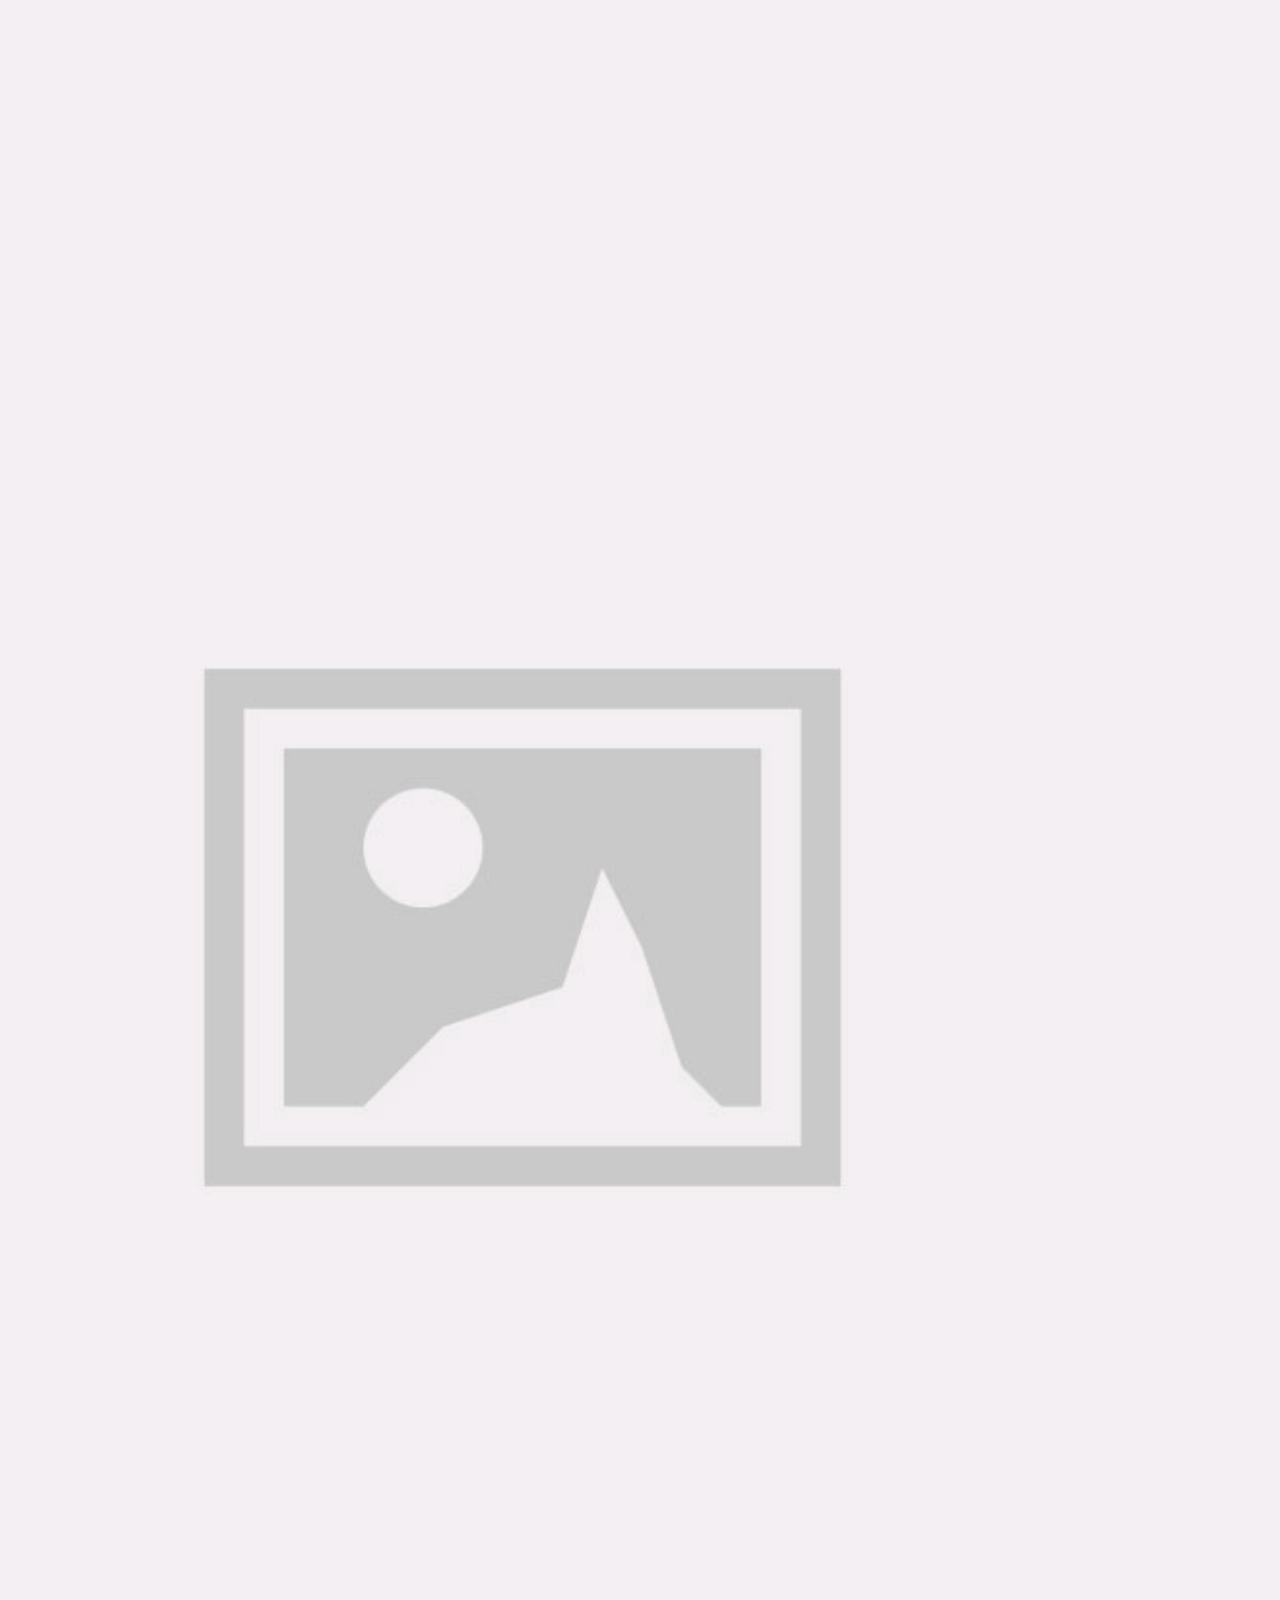
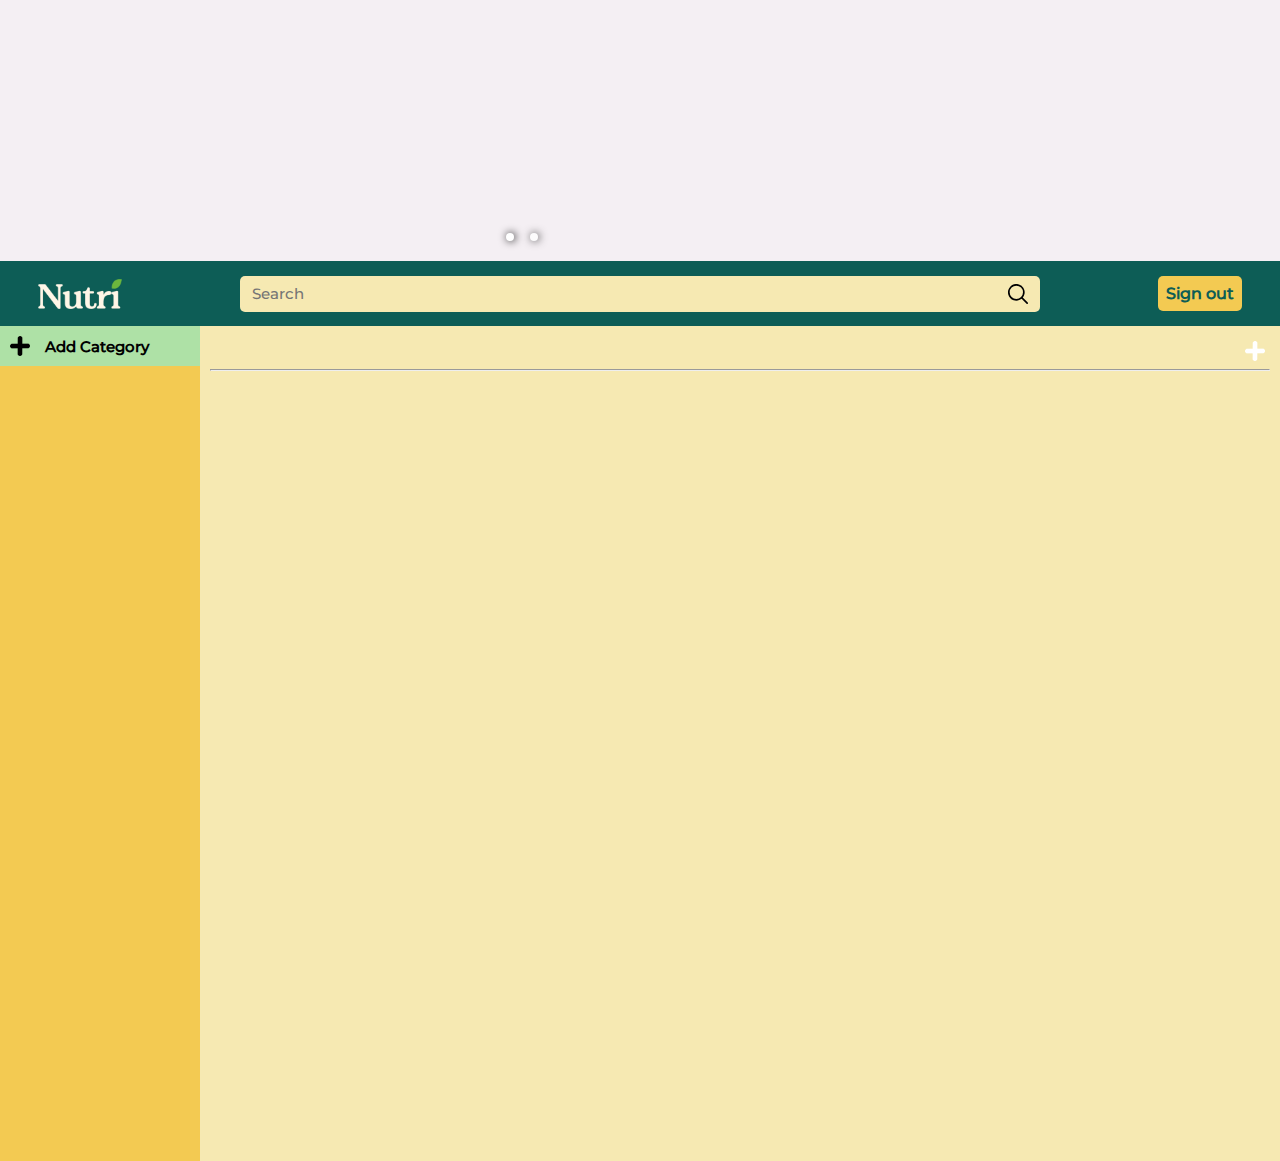
<file: admin/admin.html>
<!DOCTYPE html>
<html lang="en">
<head>
    <meta charset="UTF-8">
    <meta name="viewport" content="width=device-width, initial-scale=1.0">
    <link rel="stylesheet" href="../global/global.css">
    <link rel="stylesheet" href="admin.css">
    <title>Management</title>
</head>
<body>
    <template id="item-template">
        <div class="vcontainer gap15">
            <div class="item container w100 sbet">
                <div class="container col3 bold f1">
                    <p class="name elipsis"></p>
                    <p class="price elipsis"></p>
                    <p class="desc elipsis"></p>
                </div>
                <div class="container gap15">
                    <button class="res-button button bcol-tsp col3 pad5 mont bold ts15 hov-ul">Edit</button>
                    <button class="res-button button bcol-tsp col3 pad5 mont bold ts15 hov-ul">Delete</button>
                </div>
            </div>
            <hr>
        </div>
    </template>

    <section id="login-form" class="container center jcenter">
        <div class="form-wrapper container rad10 bcol3">

            <section class="carousel modal-sizing pos-rel">
                <div class="slider container pos-rel w100 h100">
                    <img src="../global/icons/image-placeholder.png" class="fit-img">
                    <img src="../global/icons/image-placeholder.png" class="fit-img">
                </div>
                <div class="slider-nav container pos-abs"></div>
            </section>

            <section class="container down">

                <div id="login" class="form vcontainer gap20">
                    <p class="fonseca-mid ts50 col2">Login</p>
                    <div class="form-input-wrapper vcontainer sbet w100">

                        <div class="form-input vcontainer">
                            <!-- inputs -->
                            <div class="inputs vcontainer gap25">
                                <input type="text" placeholder="Username" class="res-input bcol-tsp">
                                <div class="vcontainer gap5">
                                    <input type="password" placeholder="Password" class="res-input bcol-tsp">
                                    <p class="button col4 noir ts10 " onclick="toggleStates('reset')">Forgot Password?</p>
                                </div>
                            </div>
                            <!-- buttons -->
                            <div class="buttons vcontainer gap15">
                                <button class="res-button button bcol1 col3" onclick="toggleLogin(true)">Sign In</button>
                                <button class="res-button button bcol1 col3" onclick="toggleLogin(true)">Continue With Google</button>
                                <button class="res-button button bcol1 col3" onclick="toggleLogin(true)">Continue With Facebook</button>
                            </div>
                        </div>

                        <div class="container noir gap15 ts15">
                            <p class="col4">Don't Have An Account?</p>
                            <p class="button col1 hov-ul" onclick="toggleStates('regis')">Register</p>
                        </div>
                    </div>
                </div>

                <div id="regis" class="form vcontainer gap20 none">
                    <p class="fonseca-mid ts50 col2">Register</p>
                    <div class="form-input-wrapper vcontainer sbet w100">

                        <div class="form-input vcontainer">
                            <!-- inputs -->
                            <div class="inputs vcontainer gap25">
                                <input type="text" placeholder="Username" class="res-input bcol-tsp">
                                <input type="password" placeholder="Password" class="res-input bcol-tsp">
                                <input type="email" placeholder="Email" class="res-input bcol-tsp">
                            </div>
                            <!-- buttons -->
                            <div class="buttons vcontainer gap15">
                                <button class="res-button button bcol1 col3" onclick="toggleLogin(true)">Create New Account</button>
                            </div>
                        </div>

                        <div class="container noir gap15 ts15">
                            <p class="col4">Already Have An Account?</p>
                            <p class="button col1 hov-ul" onclick="toggleStates('login')">Login</p>
                        </div>
                    </div>
                </div>

                <div id="reset" class="form vcontainer gap25 none">
                    <p class="fonseca-mid ts50 col2 lineh50">Reset Password</p>
                    <div class="form-input-wrapper vcontainer sbet w100">

                        <div id="reset-form1" class="form-input vcontainer none">
                            <!-- inputs -->
                            <div class="inputs vcontainer gap25">
                                <input type="email" placeholder="Email" class="res-input bcol-tsp">
                            </div>
                            <!-- buttons -->
                            <div class="buttons vcontainer gap15">
                                <button class="res-button button bcol1 col3" onclick="toggleResStates('reset-form2')">Send OTP</button>
                            </div>
                        </div>

                        <div id="reset-form2" class="form-input vcontainer none">
                            <!-- inputs -->
                            <div class="inputs container gap25 pos-rel">
                                <input type="text" placeholder="OTP" class="res-input bcol-tsp">
                                <p class="nowrap noir button col2 pos-abs ts15" style="right: 0;">Resend OTP</p>
                            </div>
                            <!-- buttons -->
                            <div class="buttons vcontainer gap15">
                                <button class="res-button button bcol1 col3" onclick="toggleResStates('reset-form3')">Confirm OTP</button>
                            </div>
                        </div>

                        <div id="reset-form3" class="form-input vcontainer none">
                            <!-- inputs -->
                            <div class="inputs vcontainer gap25">
                                <input type="password" placeholder="New Password" class="res-input bcol-tsp">
                                <input type="password" placeholder="Re-Type Password" class="res-input bcol-tsp">
                            </div>
                            <!-- buttons -->
                            <div class="buttons vcontainer gap15">
                                <button class="res-button button bcol1 col3" onclick="toggleLogin(true)">Change Password</button>
                            </div>
                        </div>

                        <div class="container noir gap15 ts15">
                            <p class="col4">Go Back?</p>
                            <p class="button col1 hov-ul" onclick="toggleStates('login')">Login</p>
                        </div>
                    </div>
                </div>

            </section>
        </div>
    </section>

    <div id="add-item-modal" class="modal">
        <div class="modal-content">
            <span class="close">&times;</span>
            <h2>Add New Item</h2>
            <form id="add-item-form">
                <label for="category">Category:</label>
                <select id="category" name="category" required>
                    <option value="Appetizers">Entrees</option>
                    <option value="Soups">Soup & Salads</option>
                    <option value="Main Courses">Main</option>
                    <option value="Desserts">Desserts</option>
                    <option value="Beverages">Beverages</option>
                    <option value="Specials">Specials</option>
                </select>
                <br><br>
                <label for="name">Item Name:</label>
                <input type="text" id="name" name="name" required>
                <br><br>
                <label for="description">Description:</label>
                <input type="text" id="description" name="description" required>
                <br><br>
                <label for="price">Price:</label>
                <input type="number" id="price" name="price" step="0.01" required>
                <br><br>
                <button type="submit">Add Item</button>
            </form>
        </div>
    </div>

    <div class="true-wrapper vcontainer">

        <header class="container center sbet bcol3 w100">
            <img src="../global/icons/rubik.png" id="header-logo">
            <div id="search-bar" class="container center rad5 bcol2 f1">
                <input type="text" class="res-input bcol-tsp f1 mont ts15" placeholder="Search">
                <img src="../global/icons/search.svg">
            </div>
            <div id="header-button-wrapper" class="container gap15"></div>
        </header>

        <main class="container w100 f1">
            <div class="vcontainer bcol1">
                <button class="res-button button container bcol4 pad10 gap15 center" onclick="addCat()">
                    <img src="../global/icons/plus.png" class="img20">
                    <p class="mont bold ts15">Add Category</p>
                </button>
                <div id="nav-container" class="vcontainer bcol1">

                </div>
            </div>
            <div class="vcontainer bcol2 pad10 f1">
                <div class="b-wrapper container sbet down">
                    <p id="list-title" class="mont ts25"></p>
                    <div class="container gap15">
                        <button id="add-item-button" class="res-button bcol-tsp pad5"><img src="../global/icons/plus_white.png" alt=""></button>
                    </div>
                </div>
                <hr>
                <div id="list-container" class="vcontainer w100 gap15 pad10">
                </div>
            </div>
        </main>

    </div>
</body>
<script src="../global/global.js"></script>
<script src="admin.js"></script>
</html>
</file>
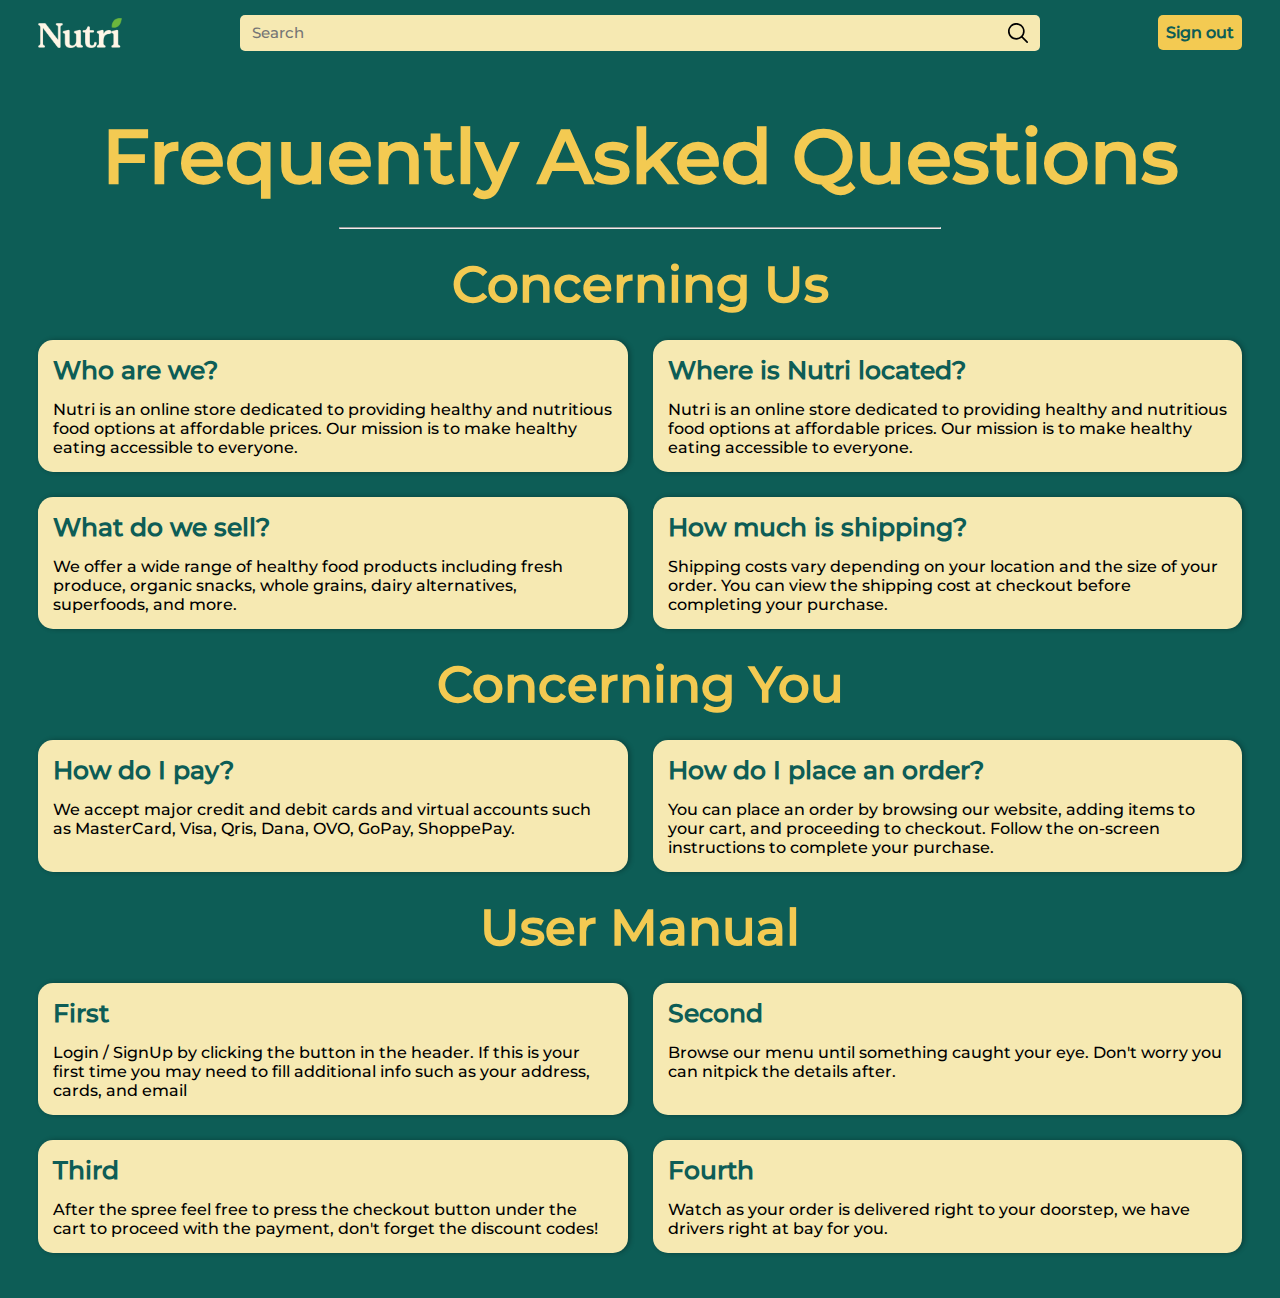
<file: faq/faq.html>
<!DOCTYPE html>
<html lang="en">
<head>
    <meta charset="UTF-8">
    <meta name="viewport" content="width=device-width, initial-scale=1.0">
    <title>FAQ</title>
    <link rel="stylesheet" href="../global/global.css">
    <link href="faq.css" rel="stylesheet"/>
    <link rel="icon" type="image/x-icon" href="../global/imgs/n.ico">
</head>
<body id="faq">
    <header class="container pos-stk center w100 sbet bcol3"></header>
    <main class="vcontainer w100 gap25 bcol3 center mont">
        <p class="bold ts75 col1">Frequently Asked Questions</p>
        <hr class="w50 col1">
        <p class="bold ts50 col1">Concerning Us</p>
        <div class="container gap25 w100">
            <div class="vcontainer gap15 bcol2 rad15 pad15 f1 ss">
                <p class="bold col3 ts25">Who are we?</p>
                <p>Nutri is an online store dedicated to providing healthy and nutritious food options at affordable prices. Our mission is to make healthy eating accessible to everyone.</p>
            </div>
            <div class="vcontainer gap15 bcol2 rad15 pad15 f1 ss">
                <p class="bold col3 ts25">Where is Nutri located?</p>
                <p>Nutri is an online store dedicated to providing healthy and nutritious food options at affordable prices. Our mission is to make healthy eating accessible to everyone.</p>
            </div>
        </div>
        <div class="container gap25 w100">
            <div class="vcontainer gap15 bcol2 rad15 pad15 f1 ss">
                <p class="bold col3 ts25">What do we sell?</p>
                <p>We offer a wide range of healthy food products including fresh produce, organic snacks, whole grains, dairy alternatives, superfoods, and more.</p>
            </div>
            <div class="vcontainer gap15 bcol2 rad15 pad15 f1 ss">
                <p class="bold col3 ts25">How much is shipping?</p>
                <p>Shipping costs vary depending on your location and the size of your order. You can view the shipping cost at checkout before completing your purchase.</p>
            </div>
        </div>
        <p class="bold ts50 col1">Concerning You</p>
        <div class="container gap25 w100">
            <div class="vcontainer gap15 bcol2 rad15 pad15 f1 ss">
                <p class="bold col3 ts25">How do I pay?</p>
                <p>We accept major credit and debit cards and virtual accounts such as MasterCard, Visa, Qris, Dana, OVO, GoPay, ShoppePay.</p>
            </div>
            <div class="vcontainer gap15 bcol2 rad15 pad15 f1 ss">
                <p class="bold col3 ts25">How do I place an order?</p>
                <p>You can place an order by browsing our website, adding items to your cart, and proceeding to checkout. Follow the on-screen instructions to complete your purchase.</p>
            </div>
        </div>
        <p class="bold ts50 col1">User Manual</p>
        <div class="container gap25 w100">
            <div class="vcontainer gap15 bcol2 rad15 pad15 f1 ss">
                <p class="bold col3 ts25">First</p>
                <p>Login / SignUp by clicking the button in the header. If this is your first time you may need to fill additional info such as your address, cards, and email</p>
            </div>
            <div class="vcontainer gap15 bcol2 rad15 pad15 f1 ss">
                <p class="bold col3 ts25">Second</p>
                <p>Browse our menu until something caught your eye. Don't worry you can nitpick the details after.</p>
            </div>
        </div>
        <div class="container gap25 w100">
            <div class="vcontainer gap15 bcol2 rad15 pad15 f1 ss">
                <p class="bold col3 ts25">Third</p>
                <p>After the spree feel free to press the checkout button under the cart to proceed with the payment, don't forget the discount codes!</p>
            </div>
            <div class="vcontainer gap15 bcol2 rad15 pad15 f1 ss">
                <p class="bold col3 ts25">Fourth</p>
                <p>Watch as your order is delivered right to your doorstep, we have drivers right at bay for you.</p>
            </div>
        </div>
    </main>
</body>
    <script src="../global/global.js"></script>
</html>
</file>
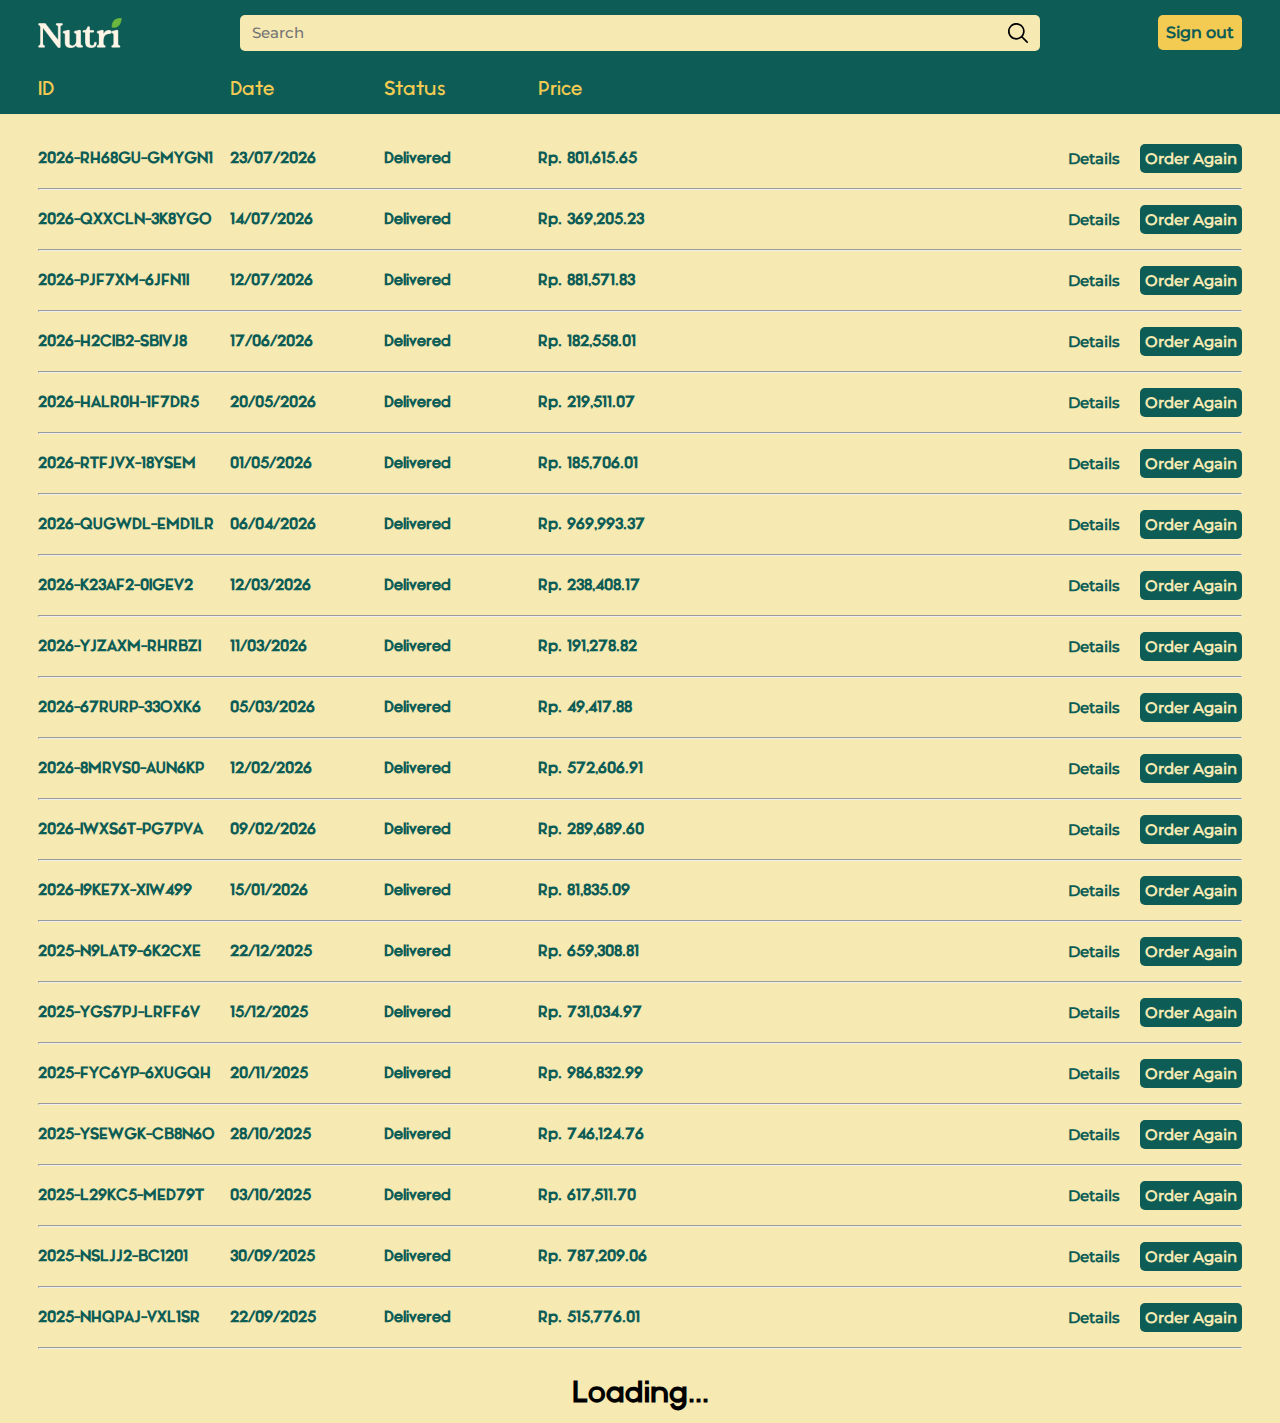
<file: history/history.html>
<!DOCTYPE html>
<html lang="en">
<head>
    <meta charset="UTF-8">
    <meta name="viewport" content="width=device-width, initial-scale=1.0">
    <link rel="stylesheet" href="../global/global.css">
    <link rel="stylesheet" href="history.css">
    <link rel="icon" type="image/x-icon" href="../global/imgs/n.ico">
    <title>History</title>
</head>
<body id="history" class="bcol2">
    <header class="container pos-stk center sbet bcol3"></header>
    <main class="vcontainer bcol2 w100">
        <div class="guide scroll-wrapper container w100 bcol3 ts20">
            <p class="a col1">ID</p>
            <p class="b col1">Date</p>
            <p class="c col1">Status</p>
            <p class="d col1">Price</p>
        </div>
        <div id="container" class="scroll-wrapper lim vcontainer f1"></div>
        <div id="loading" class="container ts30 noir bold center jcenter pad15">
            Loading...
        </div>
    </main>
</body>
<script src="../global/global.js"></script>
<script src="history.js"></script>
</html>
</file>
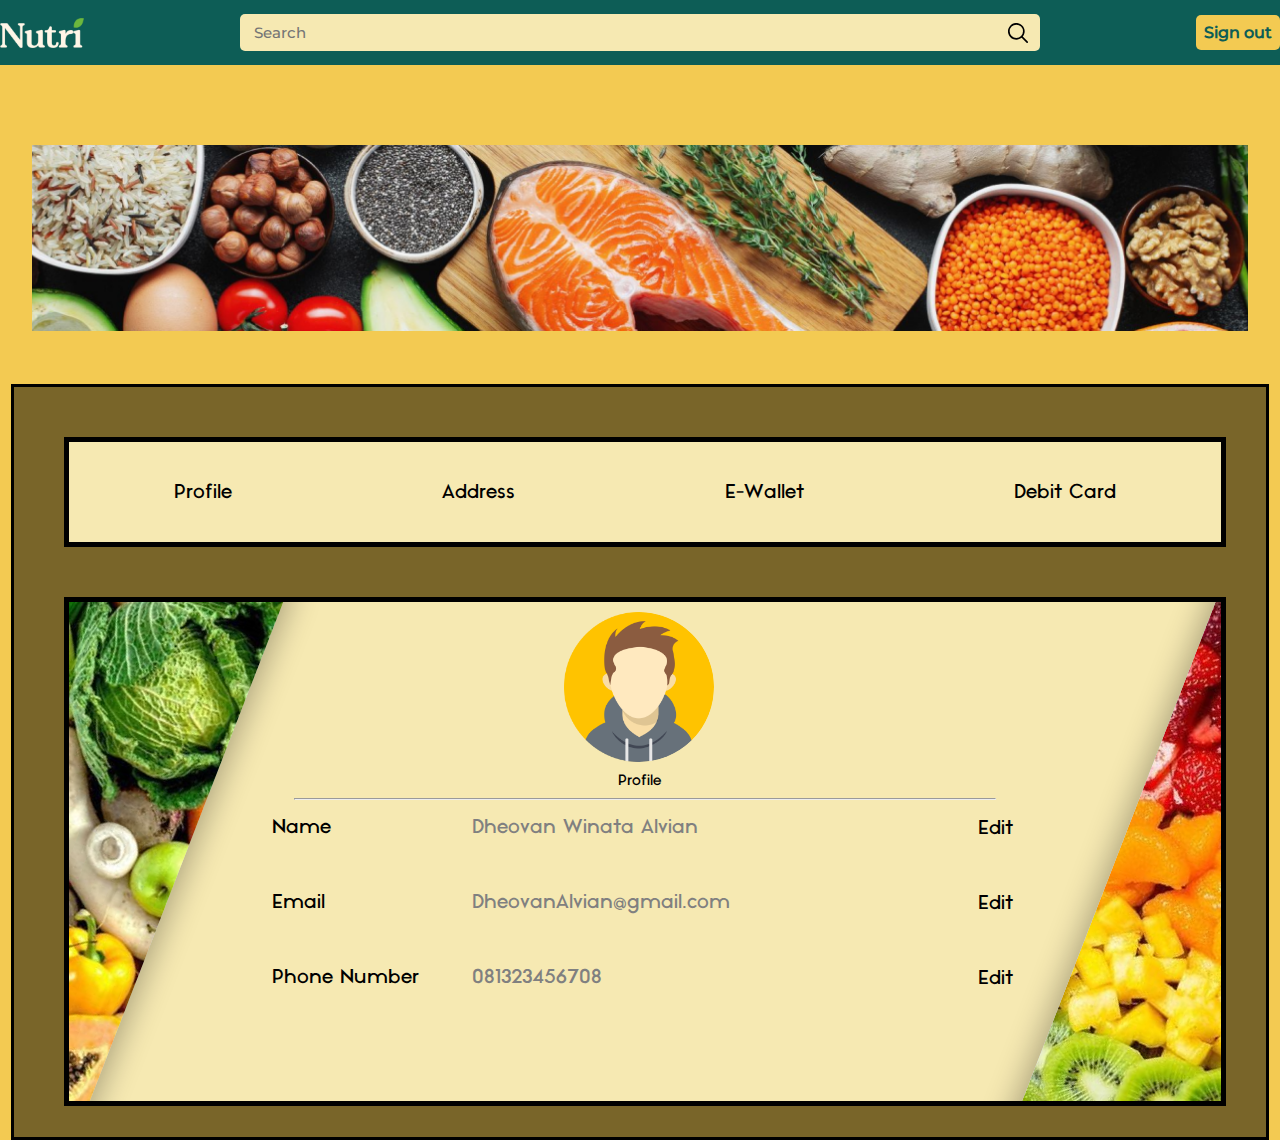
<file: profile/profile.html>
<!DOCTYPE html>
<html>

<head>
  <meta charset="utf-8">
  <meta name="viewport" content="width=device-width">
  <title>Profile</title>
  <!-- <link rel="stylesheet" href="../global/global.css"> -->
  <link href="profile.css" rel="stylesheet" type="text/css" href="profile.css" />
  <link rel="icon" type="image/x-icon" href="../global/imgs/n.ico">
</head>

<body id="user">
  <header class="container pos-stk center sbet bcol3 w100"></header>
  <div class="promo">
    <img src="../global/imgs/profile-banner.png" class="foto-promo">
  </div>
  <div class="background">
    <div class="topbar">

      <button class="nav_button" onclick="toogleContainer1()">Profile</button>
      <button class="nav_button" onclick="toogleContainer2()">Address</button>
      <button class="nav_button" onclick="toogleContainer3()">E-Wallet</button>
      <button class="nav_button" onclick="toogleContainer4()">Debit Card</button>

    </div>
    <div id="container1">
      <div class="data">
        <div id="biodata_container">
          <div class="bio-image-container" id="bio-left">
            <img src="G1.jpg" id="bio-image-left" />
          </div>
          <div class="data_container">
            <img src="../global/imgs/profile.png" class="foto-pengguna" />
            <div id="biodata_title" class="bio">Profile</div>
            <hr width="700">
            <div class="biodata_content_container">
              <div class="info">Name</div>
              <div id="name" class="content">Dheovan Winata Alvian</div>
              <input type="text" id="name-input" class="edit-input" />
              <button onclick="editName()" id="edit-name" class="edit">Edit</button>
              <button onclick="cancelName()" id="cancel-name" class="cancel">Cancel</button>
              <button onclick="confirmName()" id="confirm-name" class="confirm">Confirm</button>
            </div>

            <div class="biodata_content_container">
              <div class="info">Email</div>
              <div id="email" class="content">DheovanAlvian@gmail.com</div>
              <input type="text" id="email-input" class="edit-input" />
              <button onclick="editEmail()" id="edit-email" class="edit">Edit</button>
              <button onclick="cancelEmail()" id="cancel-email" class="cancel">Cancel</button>
              <button onclick="confirmEmail()" id="confirm-email" class="confirm">Confirm</button>

            </div>

            <div class="biodata_content_container">
              <div class="info">Phone Number</div>
              <div id="phone" class="content">081323456708</div>
              <input type="text" id="phone-input" class="edit-input" />

              <button onclick="editPhone()" id="edit-phone" class="edit">Edit</button>
              <button onclick="cancelPhone()" id="cancel-phone" class="cancel">Cancel</button>
              <button onclick="confirmPhone()" id="confirm-phone" class="confirm">Confirm</button>
            </div>
          </div>
          <div class="bio-image-container" id="bio-right">
            <img src="G2.jpg" id="bio-image-right" />
          </div>
        </div>
      </div>
    </div>

    <div id="container2">
      <div class="data">
        <div id="alamat_container">
          <img src="Map.jpg" id="alamat_image" />
          <div id="alamat">
            <div class="title">Address</div>
            <div id="detail_container">
              <div class="element_container">
                <p id="alamat1" class="detail">Jalan Purwosari-Sayung-Purkatoro 180 RT 002/001, Jawa Tengah, provinsi
                  Semarang, kota magelang, Indonesia kode pos 51364 </p>
                <textarea type="text" id="alamat1-input" class="alamat-input"></textarea>
                <button onclick="editAlamat1()" id="alamat1-button-edit" class="edit_button">Edit</button>
                <button onclick="cancelAlamat1()" id="alamat1-button-cancel"
                  class="cancel cancel_button">Cancel</button>
                <button onclick="confirmAlamat1()" id="alamat1-button-confirm" class="confirm_button">Confirm</button>
              </div>

              <div class="element_container">
                <p id="alamat2" class="detail">Jalan Purwosari-Sayung-Purkatoro 180 RT 002/001, Jawa Tengah, provinsi
                  Semarang, kota magelang, Indonesia kode pos 51364 </p>
                <textarea type="text" id="alamat2-input" class="alamat-input"></textarea>
                <button onclick="editAlamat2()" id="alamat2-button-edit" class="edit_button">Edit</button>
                <button onclick="cancelAlamat2()" id="alamat2-button-cancel"
                  class="cancel cancel_button">Cancel</button>
                <button onclick="confirmAlamat2()" id="alamat2-button-confirm" class="confirm_button">Confirm</button>
              </div>

              <div class="element_container">
                <p id="alamat3" class="detail">Jalan Purwosari-Sayung-Purkatoro 180 RT 002/001, Jawa Tengah, provinsi
                  Semarang, kota magelang, Indonesia kode pos 51364 </p>
                <textarea type="text" id="alamat3-input" class="alamat-input"> </textarea>
                <button onclick="editAlamat3()" id="alamat3-button-edit" class="edit_button">Edit</button>
                <button onclick="cancelAlamat3()" id="alamat3-button-cancel"
                  class="cancel cancel_button">Cancel</button>
                <button onclick="confirmAlamat3()" id="alamat3-button-confirm" class="confirm_button">Confirm</button>
              </div>

              <div class="element_container">
                <p id="alamat4" class="detail">Jalan Purwosari-Sayung-Purkatoro 180 RT 002/001, Jawa Tengah, provinsi
                  Semarang, kota magelang, Indonesia kode pos 51364 </p>
                <textarea type="text" id="alamat4-input" class="alamat-input"></textarea>
                <button onclick="editAlamat4()" id="alamat4-button-edit" class="edit_button">Edit</button>
                <button onclick="cancelAlamat4()" id="alamat4-button-cancel"
                  class="cancel cancel_button">Cancel</button>
                <button onclick="confirmAlamat4()" id="alamat4-button-confirm" class="confirm_button">Confirm</button>
              </div>
            </div>
          </div>
        </div>
      </div>
    </div>

    <div id="container3">
      <div class="data">

        <div id="ewallet_container">
          <img src="Map1.jpg" id="ewallet_image" />
          <div class="content_container">
            <div class="ewallet">E-Wallet</div>
            <div class="Kotak">
              <div class="P1">GoPay</div>
              <div class="saldo1">Rp --.---,--</div>
            </div>
            <div class="Kotak">
              <div class="P2">OVO</div>
              <div class="saldo2">Rp --.---,--</div>
            </div>
            <div class="Kotak">
              <div class="P3">DANA</div>
              <div class="saldo3">Rp --.---,--</div>
            </div>
            <div class="Kotak">
              <div class="P4">ShopeePay</div>
              <div class="saldo4">Rp --.---,--</div>
            </div>
          </div>
        </div>
      </div>
    </div>


    <div id="container4">
      <div class="data">
        <div id="bank_container">
          <div id="bank_image">
            <img src="background1.jpg" id="background1" />
          </div>
          <div id="rekening_container">
            <p id="rekening_title">Debit Card</p>
            <div id="card_container">
              <img src="left-arrow.png" id="arrow1" class="arrow" onclick="toogleCardLeft()" />
              <img src="card1.jpg" id="card1" class="card_image" />
              <img src="right-arrow.png" id="arrow2" class="arrow" onclick="toogleCardRight()" />
            </div>
          </div>
        </div>
      </div>
    </div>
  </div>
  <script src="../global/global.js"></script>
  <script src="profile.js"></script>

</body>

</html>
</file>
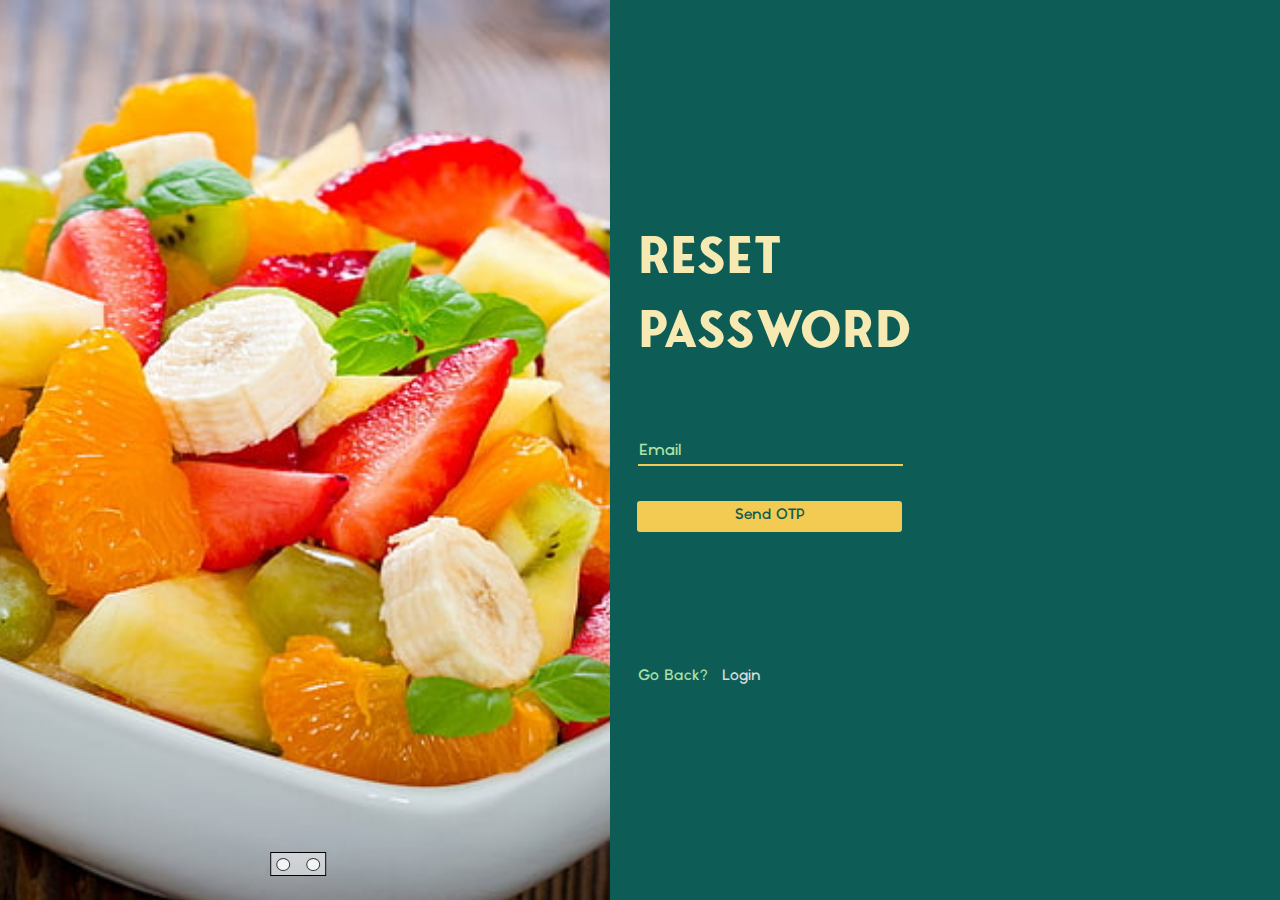
<file: resetpassword/resetpassword.html>
<!DOCTYPE html>
<html lang="en">

<head>
    <link rel="stylesheet" href="resetpassword.css">
    <meta charset="UTF-8">
    <meta name="viewport" content="width=device-width, initial-scale=1.0">
    <title>Reset password</title>
</head>

<body>
    <div class="container">
        <section id="carousel">
            <div id="slider">
                <img id="slide-1" src="gambar1.jpeg" alt="1">
                <img id="slide-2" src="gambar2.jpeg" alt="2">
            </div>
            <div class="slider-nav">
                <button id="button-1"></button>
                <button id="button-2"></button>
            </div>
        </section>
        <section id="box">
            <div class="form-box">
                <div class="form-value">
                    <form id="resetForm" action="">
                        <h2 class="judul">Reset <br> password</h2>
                        <div class="inputbox">
                            <input type="email" id="email" required>
                            <label for="email">Email</label>
                        </div>
                        <button type="button" id="sendOtpBtn">Send OTP</button>
                        <div id="otpSection"></div>
                        <div class="goback">
                            <p>Go back? <a href="../login/login.html">&nbsp;&nbsp;Login</a></p>
                        </div>
                    </form>
                </div>
            </div>
        </section>
    </div>
    <script src="resetpassword.js"></script>
</body>

</html>
</file>
<file: global/global.css>
*{
    margin: 0;
    padding: 0;
    text-decoration: none;
    box-sizing: border-box;
    user-select: none;
}

/* variables */
:root {
    --1: #F3CA52;
    --2: #F6E9B2;
    --3: #0D5D56;
    --4: #AEE1A6;
    --1a: #d0ae47;
    --2a: #c9bf92;
    --3a: #083c38;
    --4a: #8bb585;

    --red: #d01010;
    --dred: #9a0c0c;

    --white: #fff;
    --dhite: #d4d4d4;
}

/* global element styles */

/* header */
header {
    position: sticky;
    top: 0;
    height: 65px;
    padding: 0 3vw;
    gap: 3vw;
    z-index: 50;
}
header .search-bar {
    padding: 8px 12px;
    max-width: 800px;
}
header .search-bar img, header .button-wrapper div img {
    width: 20px;
    height: 20px;
}
header .button-wrapper div {
    display: flex;
    align-items: center;
    justify-content: center;
    padding: 8px;
}

/* carousel */
.carousel {overflow: hidden;}

.carousel img {object-fit: cover;}

.slider-nav {
    column-gap: 1rem;
    bottom: 1.25rem;
    left: 50%;
    transform: translateX(-50%);
    z-index: 1;
}

.slider-nav button {
    width: 0.5rem;
    height: 0.5rem;
    border-radius: 50%;
    background-color: var(--white);
    opacity: 0.75;
    border: none;
    cursor: pointer;
    box-shadow:  1px 0px 8px 0px;
    transition: opacity ease 250ms;
}

.slider-nav button.active {opacity: 1}

.modal-wrapper {
    align-items: center;
    justify-content: center;
    z-index: 1000;
}

.background {
    background-color: rgba(0, 0, 0, 0.5);
    z-index: 1001;
}

.modal {
    width: 800px;
    max-width: 100vw;

    height: 450px;
    max-height: 80vh;

    overflow: hidden;

    z-index: 1002;
}

/* fonts */
@font-face {
    font-family: 'fonseca';
    src: url(fonts/Fonseca-Bold.otf);
}.fonseca {font-family: 'fonseca';}
@font-face {
    font-family: 'fonseca-mid';
    src: url(fonts/Fonseca-Regular.otf);
}.fonseca-mid {font-family: 'fonseca-mid';}
@font-face {
    font-family: 'fonseca-thin';
    src: url(../global/fonts/Fonseca-Thin.otf);
}.fonseca-thin {font-family: 'fonseca-thin';}
@font-face {
    font-family: 'noir';
    src: url(../global/fonts/Noir_medium.otf);
}.noir {font-family: 'noir';}
@font-face {
    font-family: 'moorley';
    src: url(../global/fonts/Moorley\ Hoosten.ttf);
}.moorley {font-family: 'moorley';}
@font-face {
    font-family: 'montserrat';
    src: url(../global/fonts/Montserrat-Medium.ttf);
}.mont {font-family: montserrat;}

.helve {font-family: Helvetica, sans-serif;}

/* display sizing */
.add, .add720, .add1280 {display: none;}
@media (max-width: 600px) {
    .rem {display: none;}
    .add {display: flex;}}

@media (max-width: 720px) {
    .rem720 {display: none;}
    .add720 {display: flex;}}

@media (max-width: 1280px) {
    .rem1280 {display: none;}
    .add1280 {display: flex;}}

/* imgs */
img {
    object-fit: cover;
    -webkit-user-drag: none;
    -webkit-user-modify: read-only;
}

.fit-img {
    min-width: 100%;
    min-height: 100%;
}

.wmin-img {min-width: 100%;}
.wmax-img {max-width: 100%;}

.hmin-img {min-height: 100%;}
.hmax-img {max-height: 100%;}

.imgh20 {
    height: 20px;}
.imgh30 {
    height: 30px;}
.imgh35 {
    height: 35px;}
.imgh40 {
    height: 40px;}

.img50 {
    height: 50px;
    width: 50px;}
.img45 {
    height: 45px;
    width: 45px;}
.img40 {
    height: 40px;
    width: 40px;}
.img35 {
    height: 35px;
    width: 35px;}
.img30 {
    height: 30px;
    width: 30px;}
.img25 {
    height: 25px;
    width: 25px;}
.img20 {
    height: 20px;
    width: 20px;}

.ar2-1 {aspect-ratio: 2/1;}
.ar1-2 {aspect-ratio: 1/2;}
.ar1 {aspect-ratio: 1/1;}

/* display */
.rad15 {border-radius: 15px;}
.rad10 {border-radius: 10px;}
.rad5 {border-radius: 5px;}

.vcontainer {
    display: flex;
    flex-direction: column;}
.container {display: flex;}
.none {display: none;}

.center {align-items: center;}
.up {align-items: flex-start;}
.down {align-items: flex-end;}
.left {align-items: start;}
.right {align-items: end;}

.jcenter {justify-content: center;}
.sbet {justify-content: space-between;}
.seve {justify-content: space-evenly;}

.pos-rel {position: relative;}
.pos-abs {position: absolute;}
.pos-stk {position: sticky;}
.pos-fxd {position: fixed;}

.f3 {flex: 3;}
.f2 {flex: 2;}
.f1 {flex: 1;}
.fwrap{flex-wrap: wrap;}
.cover {object-fit: cover;}

.gap30 {gap: 30px;}
.gap25 {gap: 25px;}
.gap20 {gap: 20px;}
.gap15 {gap: 15px;}
.gap10 {gap: 10px;}
.gap5 {gap: 5px;}
.rgap20 {row-gap: 20px;}
.rgap25 {row-gap: 25px;}
.rgap15 {row-gap: 15px;}
.rgap5 {row-gap: 5px;}

.w100 {width: 100%;}
.w50 {width: 50%;}
.vw50 {width: 50vw;}

.h100 {height: 100%;}
.h50 {height: 50%;}
.vh50 {height: 50vh;}

/* padding & margins */
.pad30 {padding: 30px;}
.pad15 {padding: 15px;}
.pad15a {padding: 0 15px;}
.pad15b {padding: 15px 0;}

.pad10 {padding: 10px;}
.pad10a {padding: 0 10px;}
.pad10b {padding: 10px 0;}

.pad5 {padding: 5px;}
.pad5a {padding: 0 5px;}
.pad5b {padding: 5px 0;}

.mar15 {margin: 15px;}
.mar15a {margin: 0 15px;}
.mar15b {margin: 15px 0;}

.mar10 {margin: 10px;}
.mar10a {margin: 0 10px;}
.mar10b {margin: 10px 0;}

.mar5 {margin: 5px;}
.mar5a {margin: 0 5px;}
.mar5b {margin: 5px 0;}

/* to prevent float gap errs */
.mar0 {margin: 0.1px;}
.pad0 {padding: 0.1px;}

/* colors */
.col-tsp {color: transparent;}
.bcol-tsp {background-color: transparent;}

.cred {color: var(--red);}
.bred {background-color: var(--red);}
.cwhite {color: var(--white);}
.bwhite {background-color: var(--white);}

.col1 {color: var(--1);}
.col2 {color: var(--2);}
.col3 {color: var(--3);}
.col4 {color: var(--4);}
.col5 {color: var(--5);}
.bcol1 {background-color: var(--1);}
.bcol2 {background-color: var(--2);}
.bcol3 {background-color: var(--3);}
.bcol4 {background-color: var(--4);}
.bcol5 {background-color: var(--5);}

/* style resets */
.res-input {border: none;}
.res-input:focus {outline: none;}

.res-button {border: none;}

.res-scroll::-webkit-scrollbar {display: none;}
.res-scroll {
    -ms-overflow-style: none;
    scrollbar-width: none;
}

/* button styling & hover effects */
.button {
    transition: all 0.2s ease;
    cursor: pointer;
}

.button.bcol1:hover {background-color: var(--1a);}
.button.bcol2:hover {background-color: var(--2a);}
.button.bcol3:hover {background-color: var(--3a);}
.button.bcol4:hover {background-color: var(--4a);}
.button.bcol5:hover {background-color: var(--5a);}

.button.col1:hover {color: var(--1a);}
.button.col2:hover {color: var(--2a);}
.button.col3:hover {color: var(--3a);}
.button.col4:hover {color: var(--4a);}
.button.col5:hover {color: var(--5a);}

.hov-ul:hover {text-decoration: underline;}
.hov-lt:hover {text-decoration: line-through;}
.hov-dt:hover {text-decoration: dotted;}
.hov-db:hover {text-decoration: double;}
.hov-ol:hover {text-decoration: overline;}
.hov-wv:hover {text-decoration: wavy;}

.button.cred:hover {color: var(--dred);}
.button.bred:hover {background-color: var(--dred);}
.button.cwhite:hover {color: var(--dhite);}
.button.bwhite:hover {background-color: var(--dhite);}

/* text sizes & styles*/
.ts100 {font-size: 100px;}
.ts75 {font-size: 75px;}
.ts50 {font-size: 50px;}
.ts40 {font-size: 40px;}
.ts30 {font-size: 30px;}
.ts25 {font-size: 25px;}
.ts20 {font-size: 20px;}
.ts15 {font-size: 15px;}
.ts10 {font-size: 10px;}
.ts5 {font-size: 5px;}

.bold {font-weight: bold;}
.bolder {font-weight: bolder;}
.italic {font-style: italic;}

.ovx-a {overflow-x: auto;}
.ovx-h {overflow-x: hidden;}
.ovy-a {overflow-y: auto;}
.ovy-h {overflow-y: hidden;}

.nowrap {white-space: nowrap;}

.elipsis {
    white-space: nowrap;
    overflow: hidden;
    text-overflow: ellipsis;
}

.lineh100 {line-height: 100px;}
.lineh75 {line-height: 75px;}
.lineh50 {line-height: 50px;}
.lineh40 {line-height: 40px;}
.lineh30 {line-height: 30px;}
.lineh25 {line-height: 25px;}
.lineh20 {line-height: 20px;}
.lineh15 {line-height: 15px;}
.lineh10 {line-height: 10px;}
.lineh5 {line-height: 5px;}

/* true styles */
.true-wrapper {min-height: 100vh;}
</file>
<file: admin/admin.css>
#nav-container {
  width: 200px;
}

#nav-container button {
  text-align: left;
}

.b-wrapper button {
  border-radius: 5px;
}

.b-wrapper button img{
  width: 20px;
  height: 20px;
}

.name {
  width: 22%;
}

.price {
  width: 15%;
}

.desc {
  width: 55%;
}

.item {
  align-items: center;
  padding: 15px 0 0 0;
  overflow-y: auto;
  font-family: "noir";    
}

/* modal */
.modal {
  display: none; 
  position: fixed; 
  z-index: 1; 
  left: 0;
  top: 0;
  width: 100%; 
  height: 100%; 
  overflow: auto; 
  background-color: rgba(0,0,0,0.4); 
  padding-top: 60px; 
}

.modal {
  color: var(--2);
  font-family: "Helvetica";
}

.modal-content {
  border-radius: 5px;
  background-color: var(--3);
  margin: 5% auto; 
  padding: 20px;
  border: 1px solid #888;
  width: 80%; 
}

.close {
  color: #aaa;
  float: right;
  font-size: 28px;
  font-weight: bold;
}

.close:hover,
.close:focus {
  color: white;
  text-decoration: none;
  cursor: pointer;
}
</file>
<file: faq/faq.css>
* {
    transition: all 0.3s ease;
}

main {
    padding: 5vh 3vw;
    gap: 3vw;
}

.ss {
    box-shadow: 2px 0px 5px rgba(0, 0, 0, 0.3);
}

.ss:hover{
    box-shadow: 10px 10px 15px rgba(0, 0, 0, 0.3);
    transform: translate(-3px,-5px);
}
</file>
<file: history/history.css>
.item {
    align-items: center;
    padding: 15px 0 0 0;
}

.a {
    width: 15vw;
}

.b {
   width: 12vw;
}

.c {
    min-width: 100px;
    width: 12vw;
}

.d {
    width: 12vw;
}

.a, .b, .c, .d {
    white-space: nowrap;
    overflow: hidden;
    text-overflow: ellipsis;
}

.guide {
    top: 65px;
    position: sticky;
    z-index: 999;
}

.scroll-wrapper {
    overflow-y: auto;
    font-family: "noir";
    padding: 15px 3vw;
}
</file>
<file: profile/profile.css>
@font-face {
  font-family: 'noir-medium';
  src: url(../global/fonts/Noir_medium.otf);
}

header *{
    margin: 0;
    text-decoration: none;
    box-sizing: border-box;
    user-select: none;
}

header {
  padding: 3vw;
}

/*Bukan dari global*/
body {
  margin: 0;
  padding: 0;
  background-color: #F3CA52;
  width: 100%;
  display: flex;
  flex-direction: column;
  align-items: center;
  font-family: noir-medium, sans-serif;
}

@font-face {
  font-family: 'fonsesca-bold';
  src: url(../global/fonts/Fonseca-Bold.otf);
}

@font-face {
  font-family: 'noir-medium';
  src: url(../global/fonts/Noir_medium.otf);
}

.edit-input {
  border: none;
  display: none;
  width: 461px;
  color: #808080;
  font-size: 20px;
  font-family: noir-medium, sans-serif;
  font-weight: 400;
  word-wrap: break-word;
}

.confirm {
  display: none;
  background: none;
  border: none;
  color: black;
  font-size: 20px;
  font-family: noir-medium, sans-serif;
  font-weight: 400;
  word-wrap: break-word;
}

.promo {
  width: 95%;
}

.foto-promo {
  width: 100%;
  height: 186px;
  top: 108px;
  left: 60px;
  right: 60px;
  padding-top: 80px;
  margin-bottom: 50px;

}

.background {
  /* width: 1300px;*/
  width: 90vw;
  height: 700px;
  background-color: #0D5D56;
  border: 3px solid black;
  padding-left: 50px;
  padding-right: 50px;
  padding-top: 50px;

}

.topbar {
  background-color: #F6E9B2;
  /* width: 1290px; */
  width: 100%;
  height: 100px;
  display: flex;
  justify-content: space-around;
  margin-bottom: 50px;
  border: 5px solid black;
}

.nav_button {
  border: none;
  background-color: #F6E9B2;
  color: black;
  font-size: 20px;
  font-family: noir-medium, sans-serif;
  font-weight: 400;
  word-wrap: break-word;
}

.data {
  overflow: hidden;
  /* width: 1290px; */
  width: 100%;
  height: 499px;
  background-color: #F6E9B2;

}

.data-container {
  width: 601px;
  background: pink;
  /* height: */
}

.foto-pengguna {
  width: 150px;
  height: 150px;
  top: 14px;
  padding-left: 292px;
  display: flex;
  justify-content: center;
  border-radius: 999px;
  margin-top: 10px;
}

.bio-image-container {
  width: 301px;
  height: 696px;
  background: #D9D9D9;
  border-radius: 2px;
  overflow: hidden;
}

#bio-left {
  width: 301px;
  height: 696px;
  transform: translate(-100px, -80px) rotate(21.19deg);
  box-shadow: 5px 0px 30px rgba(0, 0, 0, 0.30);
}

#bio-right {
  width: 301px;
  height: 696px;
  transform: translate(100px, -80px) rotate(21.19deg);
  box-shadow: -5px 0px 30px rgba(0, 0, 0, 0.30);
}

#biodata_container {
  width: 100%;
  height: 100%;
  /* margin-left: 23%; */
  display: flex;
  justify-content: space-between;
}

.biodata_content_container {
  display: flex;
  flex-direction: row;
  align-content: space-between;
  justify-content: center;
  padding-top: 10px;
  margin-bottom: 44px;
}

.info {
  width: 200px;
  color: black;
  font-size: 20px;
  font-family: noir-medium, sans-serif;
  font-weight: 400;
  word-wrap: break-word;
}

.content {
  width: 500px;
  color: #808080;
  font-size: 20px;
  font-family: noir-medium, sans-serif;
  font-weight: 400;
  word-wrap: break-word
}

.edit {
  background: none;
  border: none;
  color: black;
  font-size: 20px;
  font-family: noir-medium, sans-serif;
  font-weight: 400;
  word-wrap: break-word
}

#biodata_title {
  width: 81px;
  height: 18px;
  top: 174px;
  padding-left: 325px;
  font-weight: 300;
  size: 15px;
  line-height: 18.5px;
  color: black;
  font-size: 15px;
  font-family: noir-medium, sans-serif;
  word-wrap: break-word;
  margin-top: 10px;
  margin-left: 21px;
}

.gambar1 {
  width: 200px;
  height: 600px;

}

.gambar2 {
  width: 200px;
  height: 600px;
  padding-left: 1100px;
}

#alamat_container {
  overflow: hidden;
  width: 100%;
  height: 100%;
  display: flex;
  flex-direction: row;
  justify-content: space-between;

}

#alamat_image {
  width: 607px;
  height: 586px;
  background: #D9D9D9;
  box-shadow: 32px 32px 3px rgba(0, 0, 0, 0.25);
  border-radius: 9999px;
  transform: translate(-270px, 0);
}

#alamat {
  margin-top: 60px;
}

.title {
  /* display: inline; */
  color: black;
  font-size: 40px;
  font-weight: 500;
  word-wrap: break-word;
  font-family: noir-medium, sans-serif;
}

#detail_container {
  overflow-y: scroll;
  background-color: #F3CA52;
  margin-top: 28px;
  margin-right: 10px;
  border: 1px black solid;
  width: 719px;
  height: 314px;
  font-family: noir-medium, sans-serif;
}

.element_container {
  margin-left: 91px;
  margin-right: 91px;
  margin-top: 28px;
  display: flex;
  border-bottom: solid black 1px;

}

.detail {
  width: 400px;
  color: black;
  font-size: 20px;
  font-family: noir-medium, sans-serif;
  font-weight: 500;
  word-wrap: break-word;
}

.alamat-input {
  display: none;
  width: 400px;
  height: 100px;
  color: black;
  font-size: 20px;
  font-family: noir-medium, sans-serif;
  font-weight: 500;
  word-wrap: break-word;
  background-color: #F3CA52;
  outline: none;
}

/* Address */
.edit_button,
.confirm_button,
.cancel_button{
  transform: translate(60px, 0);
  background-color: #000;
  color: #fff;
  margin-top: 20px;
  width: 64px;
  height: 30px;
  font-weight: 400;
  size: 25px;
  line-height: 23.75px;
}

.confirm_button {
  display: none;
}
.cancel{
  color: black;
  background: none;
  border: none;
  display: none;
}
.cancel_button{
  display:none;
}
.rekening {
  width: 155px;
  height: 24px;
  top: 38px;
  left: 815px;
  font-weight: 400;
  size: 28px;
  line-height: 30px;
}

#container4,
#container2,
#container3 {
  display: none;
}

#ewallet_container {
  display: flex;
  justify-content: space-around;
}

#ewallet_image {
  width: 607px;
  height: 586px;
  background: #D9D9D9;
  box-shadow: 32px 32px 3px rgba(0, 0, 0, 0.25);
  border-radius: 9999px;
}

.ewallet {
  color: black;
  font-size: 40px;
  font-family: noir-medium, sans-serif;
  font-weight: 500px;
  word-wrap: break-word;
  margin-top: 20px;

}

.Kotak {
  background-color: #F3CA52;
  width: 475px;
  height: 66px;
  border-radius: 999px;
  display: flex;
  margin-top: 30px;


}

.P1 {
  width: 99px;
  height: 39px;
  font-weight: 400;
  padding-left: 30px;
  padding-top: 10px;
  font-size: 32px;
}

.saldo1 {
  width: 140px;
  height: 24px;
  font-weight: 400;
  padding-left: 230px;
  padding-top: 20px;
  font-size: 20px;
}

.P2 {
  width: 69px;
  height: 28px;
  font-weight: 400;
  font-size: 32px;
  padding-left: 30px;
  padding-top: 10px;

}

.saldo2 {
  width: 140px;
  height: 24px;
  font-weight: 400;
  font-size: 20px;
  padding-left: 250px;
  padding-top: 20px;
}

.P3 {
  width: 90px;
  height: 39px;
  font-weight: 400;
  font-size: 32px;
  padding-left: 30px;
  padding-top: 10px;
}

.saldo3 {
  width: 140px;
  height: 24px;
  font-weight: 400;
  font-size: 20px;
  padding-left: 230px;
  padding-top: 20px;

}

.P4 {
  width: 171px;
  height: 39px;
  font-weight: 400;
  font-size: 32px;
  padding-left: 30px;
  padding-top: 10px;
}

.saldo4 {
  width: 140px;
  height: 24px;
  font-weight: 400;
  font-size: 20px;
  padding-left: 180px;
  padding-top: 20px;
}

.gambar4 {
  width: 1129px;
  height: 956px;
}

#bank_container {
  display: flex;
  justify-content: space-between;
  overflow: hidden;
}

#bank_image {
  width: 470px;
  height: 750px;
  background-color: gray;
  transform: rotate(-34.25deg) translate(-30px, -70px);
  box-shadow: 16px 0 10px -10px lightgray;
  overflow: hidden;
}

#background1 {
  background-color: gray;
  transform: rotate(34.25deg) scale(0.5) translate(-900px, 200px);
}

/*  */
#rekening_container {
  display: flex;
  flex-direction: column;
  transform: translate(-70px, -20px);

}

#rekening_title {
  width: 610px;
  text-align: center;
  color: black;
  font-size: 40px;
  font-family: noir-medium, sans-serif;
  font-weight: 600;
  word-wrap: break-word;
  padding-bottom: 5px;
  border-bottom: solid 2px black;

}

#card_container {
  display: flex;
  flex-direction: row;
  justify-content: space-around;
  align-items: center;
  width: 612px;
  height: 358px;
  border-radius: 54px;

}

.arrow {
  width: 75px;
  height: 75px;
  border-radius: 999px;
  background-color: #0A6847;
}

.card_image {
  width: 350px;
  height: 230px;
  background: white;
  border-radius: 13px;

}

#container2 .data,
#container4 .data {
  background-color: #F6E9B2;
}

#container1,
#container2,
#container3,
#container4 {
  border: 5px solid black;
  width: 100%;
}


/* variables */
:root {
    --1: #F3CA52;
    --2: #F6E9B2;
    --3: #0D5D56;
    --4: #AEE1A6;
    --1a: #d0ae47;
    --2a: #c9bf92;
    --3a: #083c38;
    --4a: #8bb585;

    --red: #d01010;
    --dred: #9a0c0c;

    --white: #fff;
    --dhite: #d4d4d4;
}

/* global element styles */

/* header */
header {
    position: sticky;
    top: 0;
    height: 65px;
    padding: 0 3vw;
    gap: 3vw;
    z-index: 50;
}
header .search-bar {
    padding: 8px 12px;
    max-width: 800px;
}
header .search-bar img, header .button-wrapper div img {
    width: 20px;
    height: 20px;
}
header .button-wrapper div {
    display: flex;
    align-items: center;
    justify-content: center;
    padding: 8px;
}

/* carousel */
.carousel {overflow: hidden;}

.carousel img {object-fit: cover;}

.slider-nav {
    column-gap: 1rem;
    bottom: 1.25rem;
    left: 50%;
    transform: translateX(-50%);
    z-index: 1;
}

.slider-nav button {
    width: 0.5rem;
    height: 0.5rem;
    border-radius: 50%;
    background-color: var(--white);
    opacity: 0.75;
    border: none;
    cursor: pointer;
    box-shadow:  1px 0px 8px 0px;
    transition: opacity ease 250ms;
}

.slider-nav button.active {opacity: 1}

.modal-wrapper {
    align-items: center;
    justify-content: center;
    z-index: 1000;
}

.background {
    background-color: rgba(0, 0, 0, 0.5);
    z-index: 1001;
}

.modal {
    width: 800px;
    max-width: 100vw;

    height: 450px;
    max-height: 80vh;

    overflow: hidden;

    z-index: 1002;
}

/* fonts */
@font-face {
    font-family: 'fonseca';
    src: url(fonts/Fonseca-Bold.otf);
}.fonseca {font-family: 'fonseca';}
@font-face {
    font-family: 'fonseca-mid';
    src: url(fonts/Fonseca-Regular.otf);
}.fonseca-mid {font-family: 'fonseca-mid';}
@font-face {
    font-family: 'fonseca-thin';
    src: url(../global/fonts/Fonseca-Thin.otf);
}.fonseca-thin {font-family: 'fonseca-thin';}
@font-face {
    font-family: 'noir';
    src: url(../global/fonts/Noir_medium.otf);
}.noir {font-family: 'noir';}
@font-face {
    font-family: 'moorley';
    src: url(../global/fonts/Moorley\ Hoosten.ttf);
}.moorley {font-family: 'moorley';}
@font-face {
    font-family: 'montserrat';
    src: url(../global/fonts/Montserrat-Medium.ttf);
}.mont {font-family: montserrat;}

.helve {font-family: Helvetica, sans-serif;}

/* display sizing */
.add, .add720, .add1280 {display: none;}
@media (max-width: 600px) {
    .rem {display: none;}
    .add {display: flex;}}

@media (max-width: 720px) {
    .rem720 {display: none;}
    .add720 {display: flex;}}

@media (max-width: 1280px) {
    .rem1280 {display: none;}
    .add1280 {display: flex;}}

/* imgs */
img {
    object-fit: cover;
    -webkit-user-drag: none;
    -webkit-user-modify: read-only;
}

.fit-img {
    min-width: 100%;
    min-height: 100%;
}

.wmin-img {min-width: 100%;}
.wmax-img {max-width: 100%;}

.hmin-img {min-height: 100%;}
.hmax-img {max-height: 100%;}

.imgh20 {
    height: 20px;}
.imgh30 {
    height: 30px;}
.imgh35 {
    height: 35px;}
.imgh40 {
    height: 40px;}

.img50 {
    height: 50px;
    width: 50px;}
.img45 {
    height: 45px;
    width: 45px;}
.img40 {
    height: 40px;
    width: 40px;}
.img35 {
    height: 35px;
    width: 35px;}
.img30 {
    height: 30px;
    width: 30px;}
.img25 {
    height: 25px;
    width: 25px;}
.img20 {
    height: 20px;
    width: 20px;}

.ar2-1 {aspect-ratio: 2/1;}
.ar1-2 {aspect-ratio: 1/2;}
.ar1 {aspect-ratio: 1/1;}

/* display */
.rad15 {border-radius: 15px;}
.rad10 {border-radius: 10px;}
.rad5 {border-radius: 5px;}

.vcontainer {
    display: flex;
    flex-direction: column;}
.container {display: flex;}
.none {display: none;}

.center {align-items: center;}
.up {align-items: flex-start;}
.down {align-items: flex-end;}
.left {align-items: start;}
.right {align-items: end;}

.jcenter {justify-content: center;}
.sbet {justify-content: space-between;}
.seve {justify-content: space-evenly;}

.pos-rel {position: relative;}
.pos-abs {position: absolute;}
.pos-stk {position: sticky;}
.pos-fxd {position: fixed;}

.f3 {flex: 3;}
.f2 {flex: 2;}
.f1 {flex: 1;}
.fwrap{flex-wrap: wrap;}
.cover {object-fit: cover;}

.gap30 {gap: 30px;}
.gap25 {gap: 25px;}
.gap20 {gap: 20px;}
.gap15 {gap: 15px;}
.gap10 {gap: 10px;}
.gap5 {gap: 5px;}
.rgap20 {row-gap: 20px;}
.rgap25 {row-gap: 25px;}
.rgap15 {row-gap: 15px;}
.rgap5 {row-gap: 5px;}

.w100 {width: 100%;}
.w50 {width: 50%;}
.vw50 {width: 50vw;}

.h100 {height: 100%;}
.h50 {height: 50%;}
.vh50 {height: 50vh;}

/* padding & margins */
.pad30 {padding: 30px;}
.pad15 {padding: 15px;}
.pad15a {padding: 0 15px;}
.pad15b {padding: 15px 0;}

.pad10 {padding: 10px;}
.pad10a {padding: 0 10px;}
.pad10b {padding: 10px 0;}

.pad5 {padding: 5px;}
.pad5a {padding: 0 5px;}
.pad5b {padding: 5px 0;}

.mar15 {margin: 15px;}
.mar15a {margin: 0 15px;}
.mar15b {margin: 15px 0;}

.mar10 {margin: 10px;}
.mar10a {margin: 0 10px;}
.mar10b {margin: 10px 0;}

.mar5 {margin: 5px;}
.mar5a {margin: 0 5px;}
.mar5b {margin: 5px 0;}

/* to prevent float gap errs */
.mar0 {margin: 0.1px;}
.pad0 {padding: 0.1px;}

/* colors */
.col-tsp {color: transparent;}
.bcol-tsp {background-color: transparent;}

.cred {color: var(--red);}
.bred {background-color: var(--red);}
.cwhite {color: var(--white);}
.bwhite {background-color: var(--white);}

.col1 {color: var(--1);}
.col2 {color: var(--2);}
.col3 {color: var(--3);}
.col4 {color: var(--4);}
.col5 {color: var(--5);}
.bcol1 {background-color: var(--1);}
.bcol2 {background-color: var(--2);}
.bcol3 {background-color: var(--3);}
.bcol4 {background-color: var(--4);}
.bcol5 {background-color: var(--5);}

/* style resets */
.res-input {border: none;}
.res-input:focus {outline: none;}

.res-button {border: none;}

.res-scroll::-webkit-scrollbar {display: none;}
.res-scroll {
    -ms-overflow-style: none;
    scrollbar-width: none;
}

/* button styling & hover effects */
.button {
    transition: all 0.2s ease;
    cursor: pointer;
}

.button.bcol1:hover {background-color: var(--1a);}
.button.bcol2:hover {background-color: var(--2a);}
.button.bcol3:hover {background-color: var(--3a);}
.button.bcol4:hover {background-color: var(--4a);}
.button.bcol5:hover {background-color: var(--5a);}

.button.col1:hover {color: var(--1a);}
.button.col2:hover {color: var(--2a);}
.button.col3:hover {color: var(--3a);}
.button.col4:hover {color: var(--4a);}
.button.col5:hover {color: var(--5a);}

.hov-ul:hover {text-decoration: underline;}
.hov-lt:hover {text-decoration: line-through;}
.hov-dt:hover {text-decoration: dotted;}
.hov-db:hover {text-decoration: double;}
.hov-ol:hover {text-decoration: overline;}
.hov-wv:hover {text-decoration: wavy;}

.button.cred:hover {color: var(--dred);}
.button.bred:hover {background-color: var(--dred);}
.button.cwhite:hover {color: var(--dhite);}
.button.bwhite:hover {background-color: var(--dhite);}

/* text sizes & styles*/
.ts100 {font-size: 100px;}
.ts75 {font-size: 75px;}
.ts50 {font-size: 50px;}
.ts40 {font-size: 40px;}
.ts30 {font-size: 30px;}
.ts25 {font-size: 25px;}
.ts20 {font-size: 20px;}
.ts15 {font-size: 15px;}
.ts10 {font-size: 10px;}
.ts5 {font-size: 5px;}

.bold {font-weight: bold;}
.bolder {font-weight: bolder;}
.italic {font-style: italic;}

.ovx-a {overflow-x: auto;}
.ovx-h {overflow-x: hidden;}
.ovy-a {overflow-y: auto;}
.ovy-h {overflow-y: hidden;}

.nowrap {white-space: nowrap;}

.elipsis {
    white-space: nowrap;
    overflow: hidden;
    text-overflow: ellipsis;
}

.lineh100 {line-height: 100px;}
.lineh75 {line-height: 75px;}
.lineh50 {line-height: 50px;}
.lineh40 {line-height: 40px;}
.lineh30 {line-height: 30px;}
.lineh25 {line-height: 25px;}
.lineh20 {line-height: 20px;}
.lineh15 {line-height: 15px;}
.lineh10 {line-height: 10px;}
.lineh5 {line-height: 5px;}

/* true styles */
.true-wrapper {min-height: 100vh;}
</file>
<file: resetpassword/resetpassword.css>
@font-face {
  font-family: 'fonseca-bold';
  src: url(../global/assets/fonts/Fonseca-Bold.otf);
}

@font-face {
  font-family: 'noir-medium';
  src: url(../global/assets/fonts/Noir_medium.otf);
}

* {
  margin: 0;
  padding: 0;
  box-sizing: border-box;
}

.judul {
  color: #F6E9B2;
  font-size: 50px;
  font-family: 'fonseca-bold';
  font-weight: 400;
  text-align: left;
}

body {
  background-color: #0D5D56;
  display: flex;
  justify-content: center;
  align-items: center;
  min-height: 100vh;
  margin: 0;
  font-family: 'noir-medium', sans-serif;
}

#box{
  display: flex;
  align-items: center;
  justify-content: center;
  width: 50%;
  height: 100%;
  margin-left: -195px; /* Adjust to center the form */
  margin-right: 195px;
}

.container {
  display: flex;
  flex-direction: row;
  justify-content: space-between;
  align-items: stretch;
  background-color: #0D5D56;
  width: 100%;
  height: 100vh;
  position: relative;
  overflow: hidden;
}

#carousel {
  position: relative;
  bottom: 0;
  height: 102.3vh;
  width: 50vw;
  overflow: hidden;
  align-self: center;
  margin-top: -30px;
  margin-bottom: -50px;
  margin-left: -30px;
}

#slider {
  position: relative;
  display: flex;
  width: 100%;
  height: 100%;
}

#slider img {
  width: auto;
  height: auto;
  min-width: 100%;
  min-height: 100%;
  max-width: none;
  max-height: none;
  object-fit: cover;
}

.slider-nav {
  border: 1px solid black;
  background: rgba(255, 255, 255, 0.5);
  padding: 0.3rem;
  display: flex;
  column-gap: 1rem;
  position: absolute;
  bottom: 1.25rem;
  left: 50%;
  transform: translateX(-50%);
  z-index: 1;
  margin-bottom: 24px;
  margin-left: 8px;
}

.slider-nav button {
  width: 14px;
  height: 13px;
  border-radius: 50%;
  background-color: #fff;
  opacity: 0.75;
  transition: opacity ease 250ms;
  border: 1px solid black;
  cursor: pointer;
  padding: 0 !important; 
  line-height: 0 !important;
}

.slider-nav button.active {
  opacity: 1;
}

/* Form Styles */
.form-box {
  width: 345px;
  padding: 40px;
  background: #0D5D56;
  border-radius: 10px;
  margin-left: 11px; /* Adjust as needed */
}

h2 {
  text-align: left;
  font-size: 2em;
  color: #333;
  margin-bottom: 55px;
}

.inputbox {
  position: relative;
  text-align: left;
  margin: 30px 0 20px 0;
  width: 100%;
}

.inputbox label {
  font-family: 'noir-medium', sans-serif;
  margin-left: -9px;
  position: absolute;
  top: 50%;
  left: 10px;
  color: #AEE1A6;
  font-size: 1em;
  pointer-events: none;
}

.inputbox input {
  width: 100%;
  padding: 10px 10px 10px 5px;
  background: none;
  border: none;
  border-bottom: 2px solid #f3ca52;
  outline: none;
  font-size: 1em;
  color: #AEE1A6;
  transition: none;
}

.inputbox input:focus ~ label {
  top: -10px;
  left: 5px;
  color: #333;
  font-size: 0.75em;
  visibility: hidden;
  opacity: 0;
}

button {
  width: 100%;
  padding: 10px 0;
  border: none;
  background: none;
  font-size: 1em;
  cursor: pointer;
  font-size: 15px;
  border-radius: 5px;
  padding-top: 7px;
}

button#sendOtpBtn,
button#confirmotpBtn,
button#changePasswordBtn {
  background-color: #F3CA52;
  color: #0D5D56;
  font-size: 15px;
  font-family: noir-medium, sans-serif;
  text-transform: capitalize;
  border-radius: 5px;
  border: none;
  padding-top: 7px;
  width: 269px;
}

button#sendOtpBtn {
  position: relative;
  margin-top: 13px;
  border: 2px solid;
  margin-right: 3px;
  margin-left: -3px;
}

button#resendOtpBtn {
  color: #F6E9B2;
  position: absolute;
  cursor: pointer;
  text-align: center;
  margin-left: 160px;
  margin-bottom: 60px;
  margin-top: -50px;
  width: auto;
  padding: 8px 16px;
  line-height: 1;
  z-index: 1;
}

button#confirmotpBtn {
  margin-top: 20px;
  border: 2px solid;
  width: 100%;
}

#newPasswordLabel,
#retypePasswordLabel {
  color: #666;
  font-size: 1em;
  pointer-events: none;
}

#newPasswordInput,
#retypePasswordInput,
#otpInput,
#email {
  width: 100%;
  padding: 10px 10px 10px 5px;
  background: none;
  border: none;
  border-bottom: 2px solid #F3CA52;
  outline: none;
  font-size: 1em;
  color: #AEE1A6;
  transition: none;
  margin-top: 5px;
}



#changePasswordBtn {
  margin-top: 15px;
  border: 2px solid;
}

.goback {
  text-align: left;
  margin-top: 135px;
  font-size: 15px;
  font-family: 'noir-medium', sans-serif;
  font-weight: 500;
  text-transform: capitalize;
  word-wrap: break-word;
}

.goback p {
  color: #AEE1A6;
}

.goback a {
  color: #d9d9d9;
  text-decoration: none;
  font-size: 15px;
  font-family: 'noir-medium', sans-serif;
  font-weight: 500;
  text-transform: capitalize;
}
</file>
